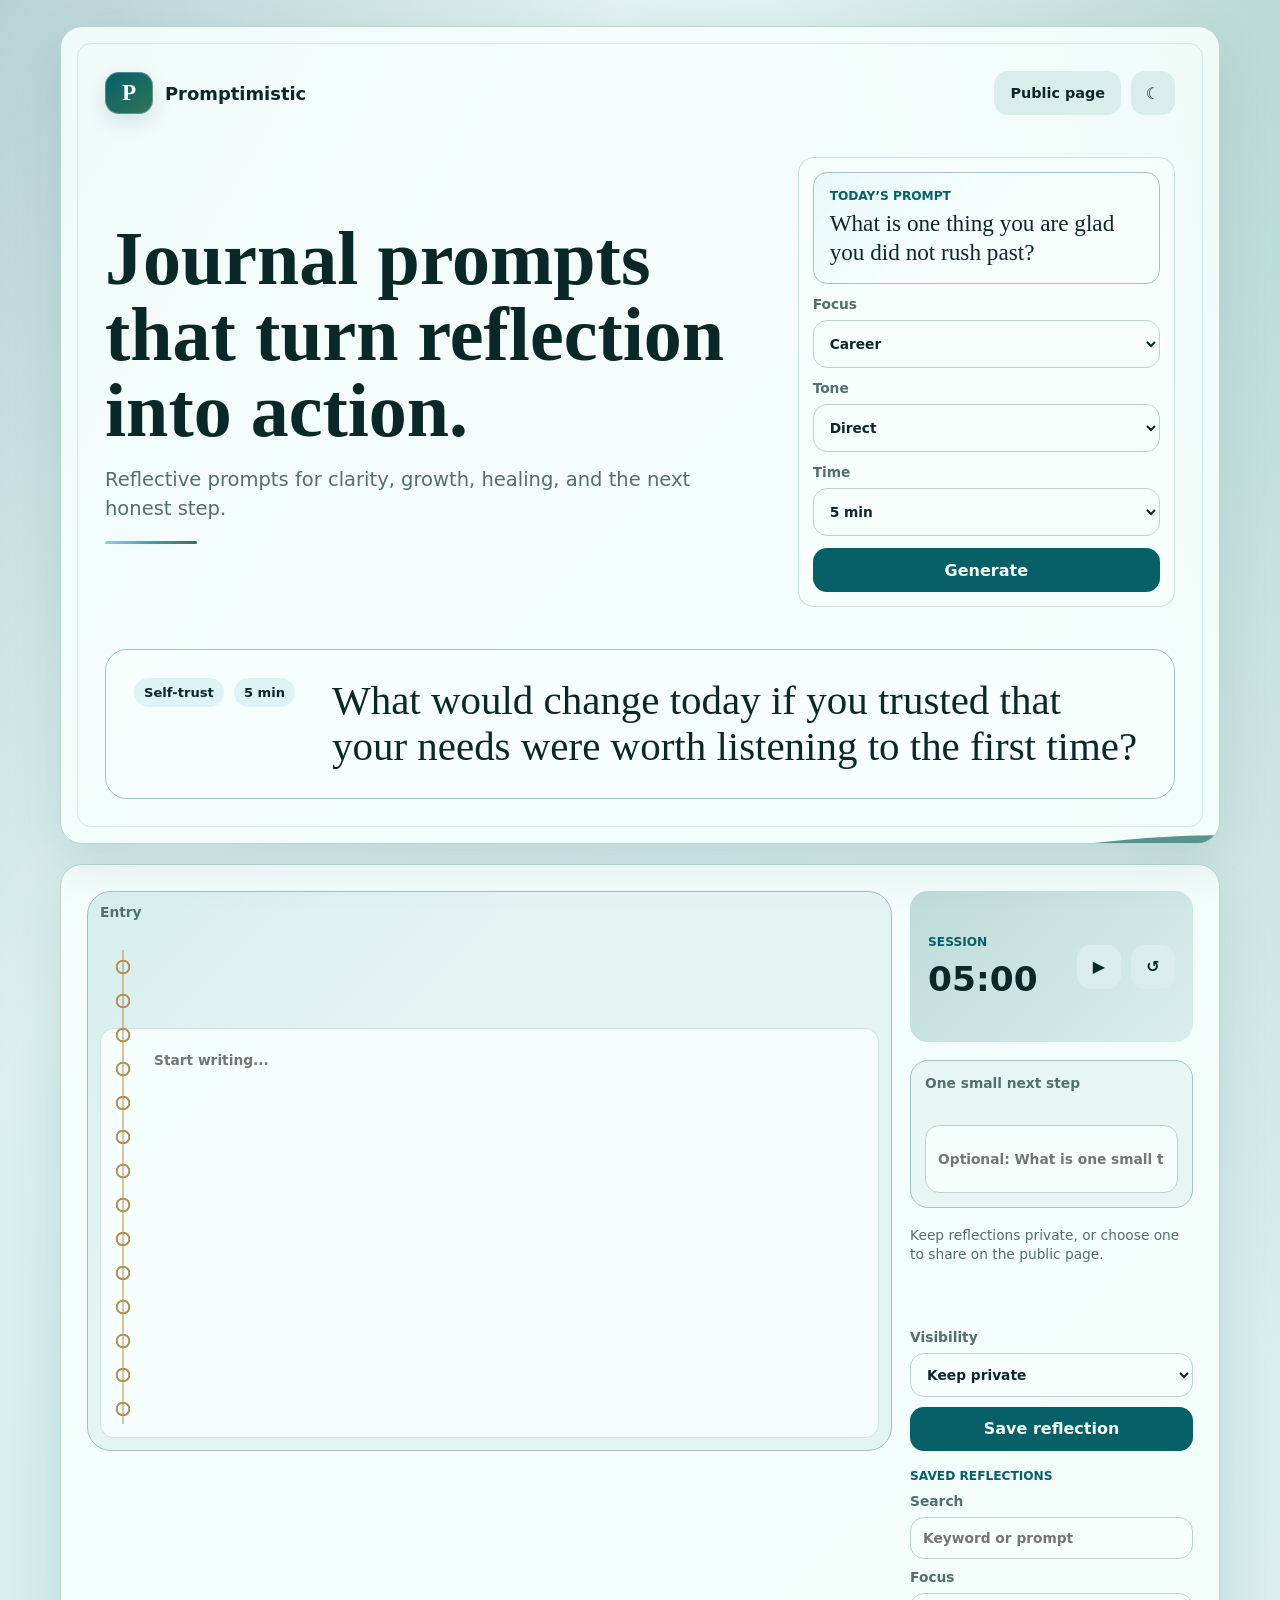
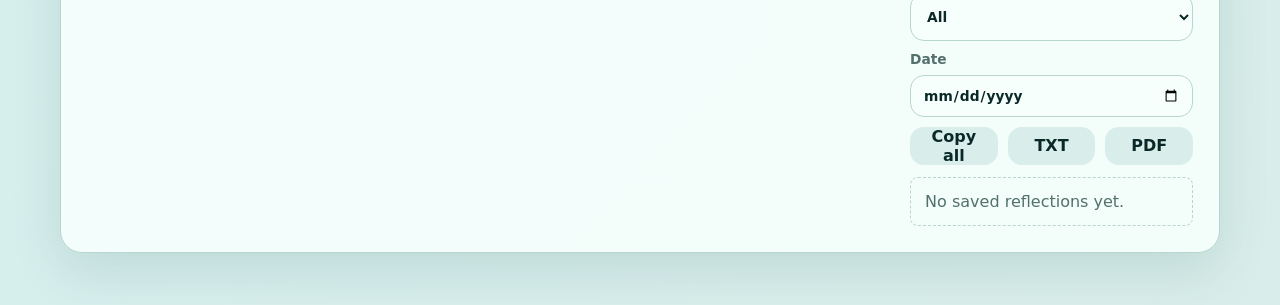
<file: index.html>
<!doctype html>
<html lang="en">
  <head>
    <meta charset="UTF-8" />
    <meta name="viewport" content="width=device-width, initial-scale=1.0" />
    <meta
      http-equiv="Content-Security-Policy"
      content="default-src 'self'; script-src 'self'; style-src 'self'; img-src 'self' data:; object-src 'none'; base-uri 'none'; form-action 'none'"
    />
    <meta name="referrer" content="no-referrer" />
    <title>Promptimistic</title>
    <link rel="stylesheet" href="styles.css" />
  </head>
  <body>
    <main class="app-shell">
      <section class="generator" aria-labelledby="app-title">
        <nav class="brand-row" aria-label="Promptimistic navigation">
          <a class="brand-lockup" href="index.html" aria-label="Promptimistic journal">
            <span class="brand-mark" aria-hidden="true">P</span>
            <span>Promptimistic</span>
          </a>
          <div class="top-actions" aria-label="App shortcuts">
            <a class="secondary-link" href="public.html">Public page</a>
            <button class="icon-button" id="themeToggle" type="button" aria-label="Toggle day and night mode">
              <span aria-hidden="true">☾</span>
            </button>
          </div>
        </nav>

        <div class="brand-copy">
          <h1 id="app-title">Journal prompts that turn reflection into action.</h1>
          <p class="tagline">
            Reflective prompts for clarity, growth, healing, and the next honest step.
          </p>
        </div>

        <form class="controls" id="promptForm">
          <div class="daily-control" aria-labelledby="private-daily-title">
            <div>
              <span id="private-daily-title">Today’s prompt</span>
              <p id="dailyPromptText">What is one small thing from today that you would like to remember?</p>
            </div>
          </div>

          <label>
            <span>Focus</span>
            <select id="focus">
              <option value="career">Career</option>
              <option value="clarity">Clarity</option>
              <option value="discipline">Discipline</option>
              <option value="dreams">Dreams</option>
              <option value="healing">Healing</option>
              <option value="gratitude">Gratitude</option>
              <option value="relationships">Relationships</option>
              <option value="self-trust">Self-trust</option>
              <option value="surprise">Surprise me</option>
            </select>
          </label>

          <label>
            <span>Tone</span>
            <select id="tone">
              <option value="direct">Direct</option>
              <option value="deep">Deep</option>
              <option value="gentle">Gentle</option>
              <option value="hopeful">Hopeful</option>
              <option value="playful">Playful</option>
            </select>
          </label>

          <label>
            <span>Time</span>
            <select id="time">
              <option value="3">3 min</option>
              <option value="5" selected>5 min</option>
              <option value="10">10 min</option>
              <option value="15">15 min</option>
            </select>
          </label>

          <button class="primary-button" type="submit">Generate</button>
        </form>

        <article class="prompt-panel" aria-live="polite">
          <div class="prompt-meta">
            <span id="promptTag">Self-trust</span>
            <span id="timeTag">5 min</span>
          </div>
          <p id="promptText">
            What would change today if you trusted that your needs were worth listening to the first time?
          </p>
        </article>
      </section>

      <section class="workspace" aria-label="Journal workspace">
        <div class="timer-card">
          <div>
            <p class="eyebrow">Session</p>
            <p class="timer" id="timer">05:00</p>
          </div>
          <div class="timer-actions">
            <button class="icon-button" id="startTimer" type="button" aria-label="Start timer">
              <span aria-hidden="true">▶</span>
            </button>
            <button class="icon-button" id="resetTimer" type="button" aria-label="Reset timer">
              <span aria-hidden="true">↺</span>
            </button>
          </div>
        </div>

        <label class="entry-wrap">
          <span>Entry</span>
          <textarea
            id="entry"
            placeholder="Start writing..."
            spellcheck="true"
            autocapitalize="sentences"
            autocomplete="off"
          ></textarea>
        </label>

        <label class="action-step-wrap">
          <span>One small next step</span>
          <input
            id="actionStep"
            type="text"
            placeholder="Optional: What is one small thing you can do next?"
            autocomplete="off"
          />
        </label>

        <div class="entry-actions">
          <p id="entryStatus" aria-live="polite">Keep reflections private, or choose one to share on the public page.</p>
          <div class="entry-buttons">
            <label class="visibility-choice">
              <span>Visibility</span>
              <select id="entryVisibility">
                <option value="private">Keep private</option>
                <option value="public">Share on public page</option>
              </select>
            </label>
            <button class="secondary-button" id="cancelEdit" type="button" hidden>Cancel edit</button>
            <button class="primary-button" id="saveEntry" type="button">Save reflection</button>
          </div>
        </div>

        <div class="saved">
          <div class="section-heading">
            <p class="eyebrow">Saved reflections</p>
          </div>
          <div class="archive-tools" aria-label="Saved reflection tools">
            <label>
              <span>Search</span>
              <input id="entrySearch" type="search" placeholder="Keyword or prompt" />
            </label>
            <label>
              <span>Focus</span>
              <select id="entryFocusFilter">
                <option value="all">All</option>
                <option value="Self-trust">Self-trust</option>
                <option value="Clarity">Clarity</option>
                <option value="Relationships">Relationships</option>
                <option value="Career">Career</option>
                <option value="Healing">Healing</option>
                <option value="Gratitude">Gratitude</option>
                <option value="Discipline">Discipline</option>
                <option value="Dreams">Dreams</option>
              </select>
            </label>
            <label>
              <span>Date</span>
              <input id="entryDateFilter" type="date" />
            </label>
            <div class="export-actions">
              <button class="secondary-button" id="copyAllEntries" type="button">Copy all</button>
              <button class="secondary-button" id="downloadTxt" type="button">TXT</button>
              <button class="secondary-button" id="downloadPdf" type="button">PDF</button>
            </div>
          </div>
          <div class="saved-list" id="entriesList"></div>
        </div>
      </section>
    </main>

    <script src="app.js"></script>
  </body>
</html>
</file>
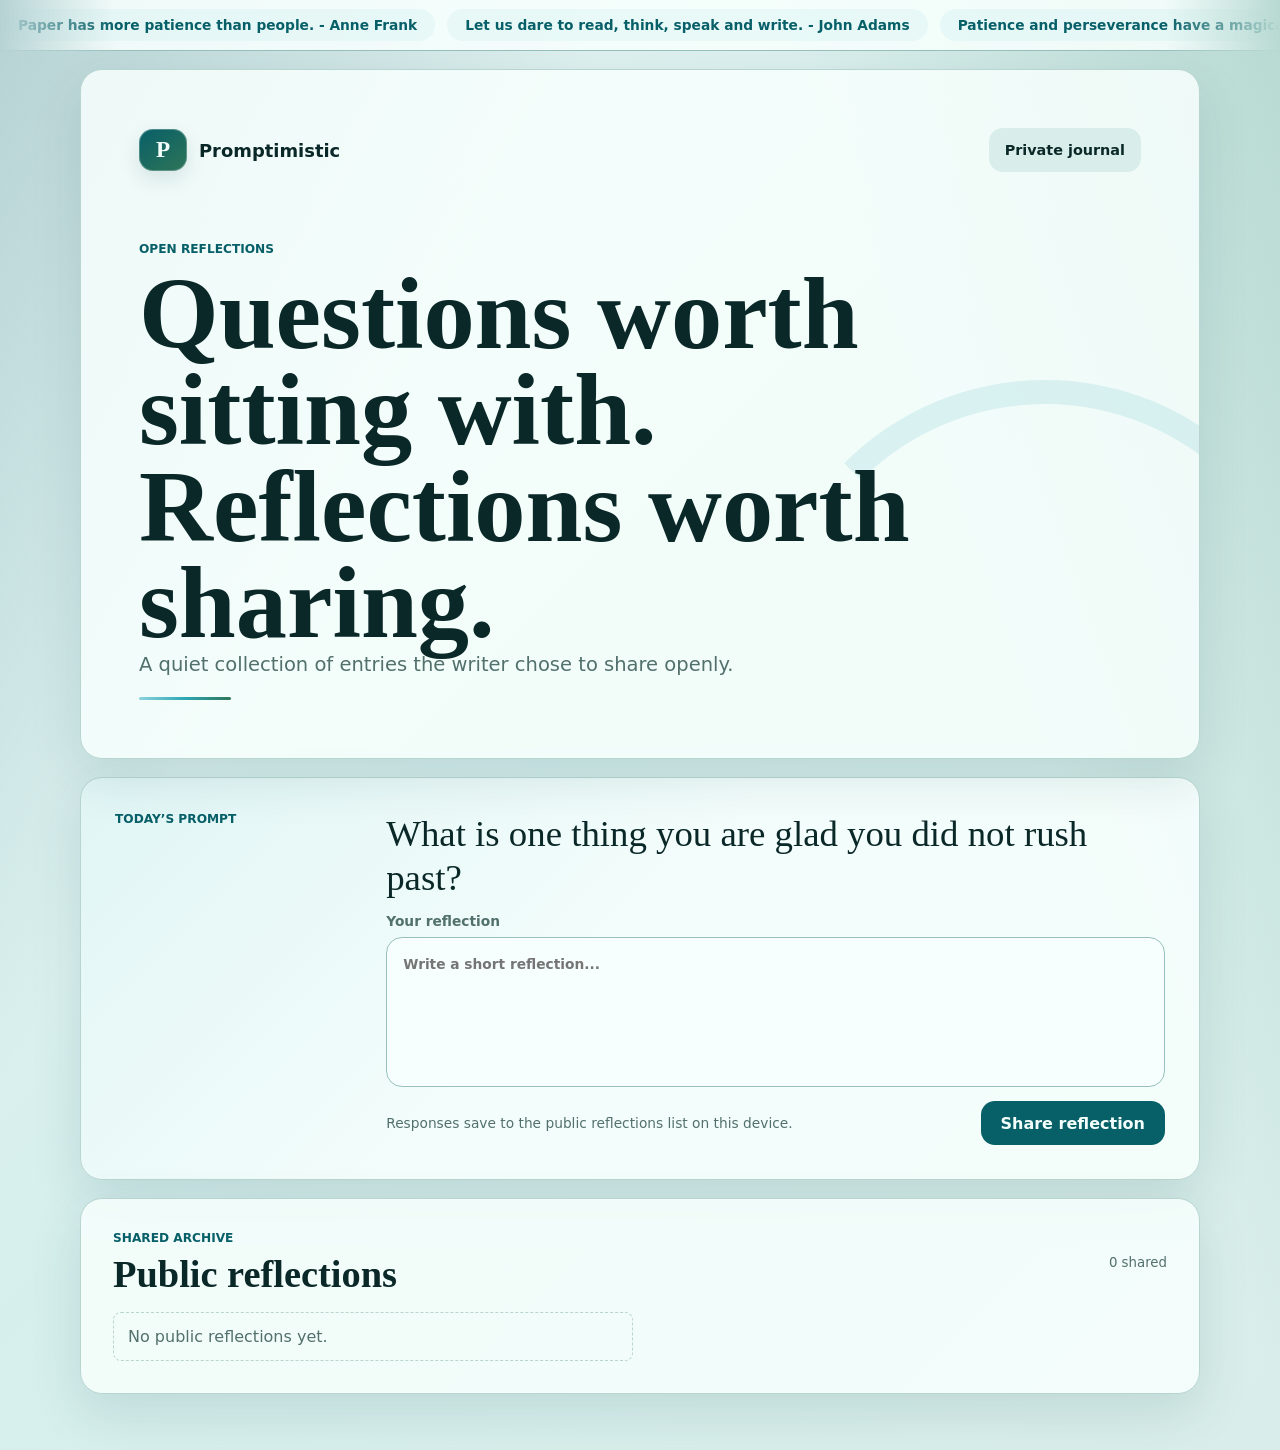
<file: public.html>
<!doctype html>
<html lang="en">
  <head>
    <meta charset="UTF-8" />
    <meta name="viewport" content="width=device-width, initial-scale=1.0" />
    <meta
      http-equiv="Content-Security-Policy"
      content="default-src 'self'; script-src 'self'; style-src 'self'; img-src 'self' data:; object-src 'none'; base-uri 'none'; form-action 'none'"
    />
    <meta name="referrer" content="no-referrer" />
    <title>Promptimistic Public Reflections</title>
    <link rel="stylesheet" href="styles.css" />
  </head>
  <body class="public-page">
    <div class="quote-ribbon" aria-label="Inspirational quotes for writers">
      <div class="quote-track" id="quoteTrack">
        <span>Trust thyself. - Ralph Waldo Emerson</span>
      </div>
    </div>

    <main class="public-shell">
      <section class="public-hero" aria-labelledby="public-title">
        <nav class="public-nav" aria-label="Promptimistic navigation">
          <a class="brand-lockup" href="index.html" aria-label="Promptimistic journal">
            <span class="brand-mark" aria-hidden="true">P</span>
            <span>Promptimistic</span>
          </a>
          <a class="secondary-link" href="index.html">Private journal</a>
        </nav>

        <div class="public-hero-copy">
          <p class="eyebrow">Open reflections</p>
          <h1 id="public-title">Questions worth sitting with. Reflections worth sharing.</h1>
          <p class="tagline">
            A quiet collection of entries the writer chose to share openly.
          </p>
        </div>
      </section>

      <section class="daily-prompt" aria-labelledby="daily-title">
        <div>
          <p class="eyebrow">Today’s prompt</p>
        </div>
        <form class="daily-response" id="dailyResponseForm">
          <p id="dailyPromptText">
            What is one small thing from today that you would like to remember?
          </p>
          <label>
            <span>Your reflection</span>
            <textarea
              id="dailyResponse"
              placeholder="Write a short reflection..."
              spellcheck="true"
              autocapitalize="sentences"
            ></textarea>
          </label>
          <div class="daily-response-actions">
            <p id="dailyResponseStatus" aria-live="polite">
              Responses save to the public reflections list on this device.
            </p>
            <button class="primary-button" type="submit">Share reflection</button>
          </div>
        </form>
      </section>

      <section class="public-reflections" aria-labelledby="shared-title">
        <div class="section-heading">
          <div>
            <p class="eyebrow">Shared archive</p>
            <h2 id="shared-title">Public reflections</h2>
          </div>
          <small id="sharedCount">0 shared</small>
        </div>
        <div class="public-list" id="publicEntries"></div>
      </section>
    </main>

    <dialog class="share-dialog" id="shareDialog">
      <form method="dialog">
        <p class="eyebrow">Save reflection</p>
        <h2>Where should this go?</h2>
        <p>Choose whether this reflection appears on the public page or stays in your private journal.</p>
        <div class="share-dialog-actions">
          <button class="secondary-button" value="private" type="button" id="savePrivate">Private journal</button>
          <button class="primary-button" value="public" type="button" id="savePublic">Public page</button>
        </div>
      </form>
    </dialog>

    <script src="public.js"></script>
  </body>
</html>
</file>
<file: styles.css>
:root {
  color-scheme: light;
  --bg: #e7f3f2;
  --ink: #0b2828;
  --muted: #52706c;
  --line: #b8d5d0;
  --panel: #f7fffd;
  --panel-strong: #d9eeea;
  --accent: #075f68;
  --accent-ink: #f4fffb;
  --tide: #2da7b4;
  --binding: #b99255;
  --leaf: #2f7558;
  --sky: #8bd2dc;
  --shadow: 0 24px 70px rgba(5, 68, 73, 0.18);
}

body.dark {
  color-scheme: dark;
  --bg: #071716;
  --ink: #e9fffb;
  --muted: #a3c7c0;
  --line: #214944;
  --panel: #102421;
  --panel-strong: #163730;
  --accent: #77d6df;
  --accent-ink: #05201f;
  --tide: #52c4d0;
  --binding: #d7b16e;
  --leaf: #75b98e;
  --sky: #87d8e2;
  --shadow: 0 24px 70px rgba(0, 0, 0, 0.34);
}

* {
  box-sizing: border-box;
}

body {
  margin: 0;
  min-height: 100vh;
  background:
    linear-gradient(120deg, rgba(7, 95, 104, 0.22), transparent 34rem),
    linear-gradient(250deg, rgba(47, 117, 88, 0.18), transparent 30rem),
    linear-gradient(135deg, var(--bg), #d6efed 48%, var(--panel-strong));
  color: var(--ink);
  font-family:
    Inter, ui-sans-serif, system-ui, -apple-system, BlinkMacSystemFont, "Segoe UI", sans-serif;
}

button,
select,
input,
textarea {
  font: inherit;
}

button {
  cursor: pointer;
}

.app-shell {
  width: min(1240px, calc(100% - 32px));
  min-height: calc(100vh - 120px);
  margin: 0 auto;
  display: grid;
  grid-template-columns: minmax(0, 1.02fr) minmax(360px, 0.78fr);
  gap: 18px;
  align-items: center;
  padding: 32px 0;
}

.generator,
.workspace {
  background: color-mix(in srgb, var(--panel) 88%, transparent);
  border: 1px solid var(--line);
  border-radius: 18px;
  box-shadow: var(--shadow);
}

.generator {
  min-height: 690px;
  display: flex;
  flex-direction: column;
  justify-content: space-between;
  padding: clamp(24px, 5vw, 56px);
  position: relative;
  overflow: hidden;
  isolation: isolate;
}

.generator::after {
  content: "";
  position: absolute;
  inset: auto -20% -28% 42%;
  height: 430px;
  background:
    linear-gradient(160deg, rgba(7, 95, 104, 0.95), rgba(47, 117, 88, 0.88) 54%, rgba(45, 167, 180, 0.76)),
    url("data:image/svg+xml,%3Csvg width='520' height='360' viewBox='0 0 520 360' xmlns='http://www.w3.org/2000/svg'%3E%3Cg fill='none' stroke='white' stroke-opacity='.28' stroke-width='2'%3E%3Cpath d='M34 242c56-44 112-62 168-54s104-8 144-48 80-56 122-48'/%3E%3Cpath d='M40 284c58-24 112-30 162-18s104 4 162-24 98-30 126-6'/%3E%3Cpath d='M114 40c28 64 34 138 18 222'/%3E%3Cpath d='M214 30c34 84 38 172 12 264'/%3E%3Cpath d='M318 42c22 74 18 148-12 222'/%3E%3C/g%3E%3C/svg%3E");
  border-radius: 42% 58% 30% 70% / 48% 30% 70% 52%;
  transform: rotate(-10deg);
  opacity: 0.92;
  pointer-events: none;
  z-index: 0;
}

.generator::before {
  content: "";
  position: absolute;
  inset: 18px;
  border: 1px solid color-mix(in srgb, var(--accent) 12%, transparent);
  border-radius: 14px;
  pointer-events: none;
  z-index: 0;
}

.brand-row,
.controls,
.prompt-panel {
  position: relative;
  z-index: 1;
}

.brand-row,
.section-heading,
.timer-card {
  display: flex;
  align-items: center;
  justify-content: space-between;
  gap: 16px;
}

.top-actions {
  display: flex;
  align-items: center;
  gap: 10px;
  flex-wrap: nowrap;
}

.secondary-link {
  display: inline-flex;
  min-height: 44px;
  align-items: center;
  justify-content: center;
  padding: 0 16px;
  border-radius: 14px;
  background: var(--panel-strong);
  color: var(--ink);
  font-size: 0.9rem;
  font-weight: 800;
  text-decoration: none;
  transition:
    transform 160ms ease,
    background 160ms ease,
    color 160ms ease;
}

.secondary-link:hover {
  transform: translateY(-1px);
}

.eyebrow {
  margin: 0 0 10px;
  color: var(--accent);
  font-size: 0.76rem;
  font-weight: 800;
  letter-spacing: 0;
  text-transform: uppercase;
}

.brand-copy {
  display: grid;
  gap: 18px;
}

.brand-lockup {
  display: inline-flex;
  align-items: center;
  gap: 12px;
  color: var(--ink);
  font-size: 1.12rem;
  font-weight: 900;
  text-decoration: none;
}

.brand-mark {
  display: inline-grid;
  width: 48px;
  height: 42px;
  place-items: center;
  border-radius: 14px;
  background: linear-gradient(145deg, var(--accent), var(--leaf));
  color: var(--accent-ink);
  box-shadow:
    inset 0 0 0 1px rgba(255, 255, 255, 0.26),
    0 8px 20px rgba(5, 68, 73, 0.12);
  font-family: Georgia, "Times New Roman", serif;
  font-size: 1.45rem;
  font-weight: 900;
  line-height: 1;
  overflow: hidden;
  position: relative;
}

h1 {
  max-width: 760px;
  margin: 0;
  font-family: Georgia, "Times New Roman", serif;
  font-size: clamp(3rem, 7vw, 5.9rem);
  line-height: 0.94;
  letter-spacing: 0;
}

.tagline {
  max-width: 560px;
  margin: 0;
  color: var(--muted);
  font-size: clamp(1.02rem, 2vw, 1.22rem);
  line-height: 1.45;
}

.tagline::after {
  content: "";
  display: block;
  width: 92px;
  height: 3px;
  margin-top: 18px;
  background: linear-gradient(90deg, var(--sky), var(--tide), var(--leaf));
  border-radius: 999px;
}

.controls {
  display: grid;
  grid-template-columns: repeat(3, minmax(0, 1fr));
  gap: 12px;
  margin: 48px 0 28px;
  padding: 12px;
  background: color-mix(in srgb, var(--panel-strong) 64%, transparent);
  border: 1px solid color-mix(in srgb, var(--line) 74%, transparent);
  border-radius: 16px;
}

.daily-control {
  grid-column: 1 / -1;
  padding: 14px 16px;
  border: 1px solid color-mix(in srgb, var(--accent) 14%, var(--line));
  border-radius: 14px;
  background:
    linear-gradient(135deg, color-mix(in srgb, var(--sky) 14%, transparent), transparent 50%),
    color-mix(in srgb, var(--panel) 78%, transparent);
}

.daily-control span {
  display: block;
  margin-bottom: 6px;
  color: var(--accent);
  font-size: 0.76rem;
  font-weight: 800;
  text-transform: uppercase;
}

.daily-control p {
  margin: 0;
  color: var(--ink);
  font-family: Georgia, "Times New Roman", serif;
  font-size: clamp(1.08rem, 2vw, 1.45rem);
  line-height: 1.25;
}

label {
  display: grid;
  gap: 8px;
  color: var(--muted);
  font-size: 0.86rem;
  font-weight: 700;
}

select,
input,
textarea {
  width: 100%;
  border: 1px solid var(--line);
  border-radius: 14px;
  background: var(--panel);
  color: var(--ink);
  outline: none;
}

select {
  min-height: 48px;
  padding: 0 12px;
}

input {
  min-height: 42px;
  padding: 0 12px;
}

textarea:focus,
input:focus,
select:focus {
  border-color: var(--accent);
  box-shadow: 0 0 0 3px color-mix(in srgb, var(--accent) 22%, transparent);
}

.primary-button,
.secondary-button,
.icon-button,
.text-button {
  border: 0;
  border-radius: 14px;
  min-height: 44px;
  transition:
    transform 160ms ease,
    background 160ms ease,
    color 160ms ease;
}

.primary-button {
  align-self: end;
  min-width: 128px;
  padding: 0 20px;
  background: var(--accent);
  color: var(--accent-ink);
  font-weight: 800;
}

.controls .primary-button {
  grid-column: 1 / -1;
}

.secondary-button {
  padding: 0 16px;
  background: var(--panel-strong);
  color: var(--ink);
  font-weight: 800;
}

.text-button {
  min-height: 36px;
  background: transparent;
  color: var(--leaf);
  font-weight: 800;
}

.icon-button {
  width: 44px;
  min-width: 44px;
  background: var(--panel-strong);
  color: var(--ink);
  font-weight: 900;
}

button:hover {
  transform: translateY(-1px);
}

.prompt-panel {
  max-width: 720px;
  padding: clamp(20px, 4vw, 34px);
  background: color-mix(in srgb, var(--panel) 82%, transparent);
  border: 1px solid color-mix(in srgb, var(--accent) 16%, var(--line));
  border-radius: 22px;
  backdrop-filter: blur(10px);
}

.prompt-meta {
  display: flex;
  flex-wrap: wrap;
  gap: 10px;
  align-items: center;
}

.prompt-meta span {
  padding: 7px 10px;
  border-radius: 999px;
  background: color-mix(in srgb, var(--sky) 24%, transparent);
  color: var(--ink);
  font-size: 0.82rem;
  font-weight: 800;
}

#promptText {
  min-height: 136px;
  margin: 20px 0;
  font-family: Georgia, "Times New Roman", serif;
  font-size: clamp(1.65rem, 3.6vw, 2.8rem);
  line-height: 1.12;
}

.workspace {
  min-height: 690px;
  padding: 18px;
  display: grid;
  grid-template-rows: auto minmax(260px, 1fr) auto auto auto;
  gap: 18px;
}

.timer-card {
  min-height: 108px;
  padding: 18px;
  background: linear-gradient(135deg, color-mix(in srgb, var(--accent) 13%, var(--panel-strong)), var(--panel-strong));
  border-radius: 18px;
}

.timer {
  margin: 0;
  font-size: 2.15rem;
  font-weight: 900;
}

.timer-actions {
  display: flex;
  gap: 10px;
}

.entry-wrap {
  min-height: 100%;
  position: relative;
  padding: 12px;
  background:
    linear-gradient(135deg, color-mix(in srgb, var(--sky) 16%, transparent), transparent 34%),
    color-mix(in srgb, var(--panel-strong) 58%, transparent);
  border: 1px solid color-mix(in srgb, var(--accent) 15%, var(--line));
  border-radius: 24px;
}

.entry-wrap::before {
  content: "";
  position: absolute;
  z-index: 2;
  top: 58px;
  bottom: 26px;
  left: 24px;
  width: 22px;
  background:
    radial-gradient(circle at 50% 50%, transparent 0 5px, var(--binding) 5.6px 7px, transparent 7.6px),
    linear-gradient(90deg, transparent 0 10px, color-mix(in srgb, var(--binding) 54%, transparent) 10px 12px, transparent 12px);
  background-size: 22px 34px, 22px 100%;
  background-repeat: repeat-y, no-repeat;
  pointer-events: none;
}

textarea {
  min-height: 310px;
  height: 100%;
  resize: none;
  padding: 22px 22px 22px 54px;
  line-height: 1.55;
  background: color-mix(in srgb, var(--panel) 92%, transparent);
  border: 0;
  box-shadow: inset 0 0 0 1px color-mix(in srgb, var(--line) 62%, transparent);
}

.action-step-wrap {
  padding: 14px;
  border: 1px solid color-mix(in srgb, var(--accent) 14%, var(--line));
  border-radius: 18px;
  background: color-mix(in srgb, var(--panel-strong) 46%, transparent);
}

.action-step-wrap input {
  background: color-mix(in srgb, var(--panel) 94%, transparent);
}

.entry-actions {
  display: flex;
  align-items: center;
  justify-content: space-between;
  gap: 14px;
}

.entry-actions p {
  margin: 0;
  color: var(--muted);
  font-size: 0.86rem;
  line-height: 1.35;
}

.entry-actions .primary-button {
  flex: 0 0 auto;
  align-self: auto;
}

.entry-buttons,
.export-actions,
.entry-card-actions {
  display: flex;
  flex-wrap: wrap;
  gap: 10px;
}

.visibility-choice {
  min-width: 156px;
}

.visibility-choice select {
  min-height: 44px;
  border-radius: 14px;
}

.entry-card-actions button:first-child {
  color: var(--leaf);
}

.entry-card-actions button:nth-child(2) {
  color: var(--accent);
}

.entry-card-actions button:last-child {
  color: color-mix(in srgb, var(--accent) 70%, #8b1e1e);
}

.next-step {
  display: grid;
  grid-template-columns: minmax(0, 1fr) auto;
  gap: 6px 12px;
  align-items: center;
  padding: 10px;
  border: 1px solid color-mix(in srgb, var(--leaf) 24%, var(--line));
  border-radius: 12px;
  background: color-mix(in srgb, var(--leaf) 8%, transparent);
}

.next-step small {
  grid-column: 1 / -1;
}

.next-step p {
  color: var(--ink);
  font-weight: 750;
}

.next-step button {
  min-height: 34px;
  padding: 0 12px;
  border-radius: 999px;
  background: var(--panel);
  color: var(--leaf);
}

.next-step.is-done {
  border-color: color-mix(in srgb, var(--accent) 24%, var(--line));
  background: color-mix(in srgb, var(--sky) 11%, transparent);
}

.next-step.is-done p {
  text-decoration: line-through;
  color: var(--muted);
}

.saved {
  min-height: 160px;
}

.archive-tools {
  display: grid;
  grid-template-columns: minmax(0, 1.2fr) minmax(120px, 0.7fr) minmax(140px, 0.8fr);
  gap: 10px;
  margin-bottom: 12px;
}

.export-actions {
  grid-column: 1 / -1;
}

.export-actions .secondary-button {
  min-height: 38px;
}

.saved-list {
  display: grid;
  gap: 10px;
  max-height: 236px;
  overflow: auto;
}

.saved-item {
  display: grid;
  gap: 6px;
  padding: 12px;
  border: 1px solid var(--line);
  border-radius: 14px;
  background:
    linear-gradient(180deg, color-mix(in srgb, var(--panel) 96%, transparent), color-mix(in srgb, var(--panel-strong) 42%, transparent));
}

.saved-item button {
  border: 0;
  padding: 0;
  background: transparent;
  color: var(--accent);
  font-weight: 800;
}

.saved-item p {
  margin: 0;
  line-height: 1.35;
}

.saved-item small {
  color: var(--muted);
}

.entry-preview {
  display: -webkit-box;
  overflow: hidden;
  -webkit-line-clamp: 3;
  -webkit-box-orient: vertical;
}

.entry-prompt {
  color: var(--ink);
  font-family: Georgia, "Times New Roman", serif;
  font-size: 1.08rem;
  line-height: 1.25;
}

.empty-state {
  margin: 0;
  padding: 14px;
  color: var(--muted);
  border: 1px dashed var(--line);
  border-radius: 8px;
}

.public-page .public-shell {
  width: min(1080px, calc(100% - 32px));
  margin: 0 auto;
  padding: 18px 0 44px;
}

.public-hero,
.daily-prompt,
.public-reflections {
  border: 1px solid var(--line);
  border-radius: 18px;
  background: color-mix(in srgb, var(--panel) 86%, transparent);
  box-shadow: var(--shadow);
}

.public-hero {
  min-height: 420px;
  display: grid;
  align-content: space-between;
  gap: 70px;
  padding: clamp(22px, 5vw, 52px);
  overflow: hidden;
  position: relative;
}

.public-hero::after {
  content: "";
  position: absolute;
  right: -130px;
  bottom: -190px;
  width: 520px;
  height: 520px;
  border: 24px solid color-mix(in srgb, var(--accent) 76%, transparent);
  border-left-color: transparent;
  border-top-color: color-mix(in srgb, var(--tide) 70%, transparent);
  border-radius: 50%;
  opacity: 0.18;
  pointer-events: none;
}

.public-nav {
  display: flex;
  align-items: center;
  justify-content: space-between;
  gap: 16px;
  position: relative;
  z-index: 1;
}

.public-nav .brand-lockup {
  text-decoration: none;
}

.public-hero-copy {
  max-width: 760px;
  position: relative;
  z-index: 1;
}

.quote-ribbon {
  width: 100%;
  margin: 0;
  overflow: hidden;
  border-bottom: 1px solid color-mix(in srgb, var(--accent) 18%, var(--line));
  background: color-mix(in srgb, var(--panel) 88%, transparent);
  mask-image: linear-gradient(90deg, transparent, #000 9%, #000 91%, transparent);
}

.quote-track {
  display: flex;
  width: max-content;
  gap: 12px;
  padding: 9px 0;
  animation: quote-crawl 58s linear infinite;
}

.quote-track span {
  display: inline-flex;
  align-items: center;
  min-height: 32px;
  padding: 0 18px;
  border-radius: 999px;
  background: color-mix(in srgb, var(--sky) 12%, transparent);
  color: var(--accent);
  font-size: 0.86rem;
  font-weight: 800;
  white-space: nowrap;
}

@keyframes quote-crawl {
  from {
    transform: translateX(0);
  }

  to {
    transform: translateX(-50%);
  }
}

.public-reflections {
  margin-top: 18px;
  padding: clamp(18px, 4vw, 32px);
}

.daily-prompt {
  display: grid;
  grid-template-columns: minmax(190px, 0.28fr) minmax(0, 1fr);
  gap: 22px;
  align-items: start;
  margin-top: 18px;
  padding: clamp(18px, 4vw, 30px);
  background:
    linear-gradient(135deg, color-mix(in srgb, var(--sky) 18%, transparent), transparent 46%),
    color-mix(in srgb, var(--panel) 88%, transparent);
}

.daily-prompt h2 {
  margin: 0;
  font-family: Georgia, "Times New Roman", serif;
  font-size: clamp(1.25rem, 2.5vw, 2rem);
  line-height: 1.08;
}

.daily-response {
  display: grid;
  gap: 14px;
}

.daily-response > p {
  margin: 0;
  color: var(--ink);
  font-family: Georgia, "Times New Roman", serif;
  font-size: clamp(1.45rem, 3vw, 2.3rem);
  line-height: 1.18;
}

.daily-response textarea {
  min-height: 150px;
  padding: 16px;
  border: 1px solid color-mix(in srgb, var(--accent) 18%, var(--line));
  border-radius: 16px;
  background: color-mix(in srgb, var(--panel) 94%, transparent);
  box-shadow: none;
}

.daily-response-actions {
  display: flex;
  align-items: center;
  justify-content: space-between;
  gap: 14px;
}

.daily-response-actions p {
  margin: 0;
  color: var(--muted);
  font-size: 0.86rem;
  line-height: 1.35;
}

.public-reflections h2 {
  margin: 0;
  font-family: Georgia, "Times New Roman", serif;
  font-size: clamp(1.6rem, 3vw, 2.5rem);
  line-height: 1;
}

.public-reflections small,
.public-card small {
  color: var(--muted);
}

.public-list {
  display: grid;
  gap: 14px;
  margin-top: 18px;
}

.public-card {
  padding: clamp(18px, 3vw, 28px);
  border: 1px solid var(--line);
  border-radius: 16px;
  background:
    linear-gradient(135deg, color-mix(in srgb, var(--sky) 12%, transparent), transparent 42%),
    color-mix(in srgb, var(--panel) 94%, transparent);
}

.public-card h3 {
  max-width: 780px;
  margin: 0 0 8px;
  font-family: Georgia, "Times New Roman", serif;
  font-size: clamp(1.35rem, 3vw, 2.1rem);
  line-height: 1.16;
}

.public-card p {
  margin: 16px 0 0;
  color: var(--ink);
  line-height: 1.65;
  white-space: pre-wrap;
}

/* Quiet Editorial layout option */
.app-shell {
  width: min(1160px, calc(100% - 32px));
  min-height: auto;
  grid-template-columns: 1fr;
  gap: 20px;
  align-items: stretch;
  padding: 26px 0 52px;
}

.generator,
.workspace,
.public-hero,
.daily-prompt,
.public-reflections {
  border-radius: 22px;
  box-shadow: 0 18px 52px rgba(5, 68, 73, 0.12);
}

.generator {
  min-height: auto;
  display: grid;
  grid-template-columns: minmax(0, 1fr) minmax(320px, 0.58fr);
  gap: clamp(22px, 4vw, 42px);
  align-items: end;
  padding: clamp(22px, 4vw, 44px);
}

.generator::before {
  inset: 16px;
}

.generator::after {
  inset: auto -18% -44% 62%;
  height: 360px;
  opacity: 0.78;
}

.brand-row {
  grid-column: 1 / -1;
}

.brand-copy {
  align-self: center;
}

h1 {
  max-width: 860px;
  font-size: clamp(3.2rem, 8vw, 6.8rem);
}

#app-title {
  font-size: clamp(2.4rem, 6vw, 4.75rem);
  line-height: 1;
}

.tagline {
  max-width: 620px;
}

.controls {
  align-self: stretch;
  grid-template-columns: 1fr;
  margin: 0;
  padding: 14px;
  background: color-mix(in srgb, var(--panel) 76%, transparent);
  backdrop-filter: blur(12px);
}

.daily-control {
  padding: 16px;
}

.controls .primary-button {
  width: 100%;
}

.prompt-panel {
  grid-column: 1 / -1;
  max-width: none;
  display: grid;
  grid-template-columns: minmax(180px, 0.22fr) minmax(0, 1fr);
  gap: 18px;
  align-items: start;
  padding: clamp(18px, 3vw, 28px);
}

.prompt-meta {
  align-content: start;
}

#promptText {
  min-height: auto;
  margin: 0;
  font-size: clamp(1.65rem, 3.2vw, 3rem);
}

.workspace {
  min-height: auto;
  grid-template-columns: minmax(0, 0.74fr) minmax(280px, 0.26fr);
  grid-template-rows: auto auto auto;
  gap: 18px;
  padding: clamp(18px, 3vw, 26px);
}

.timer-card {
  grid-column: 2;
  grid-row: 1;
  min-height: auto;
}

.entry-wrap {
  grid-column: 1;
  grid-row: 1 / span 3;
  min-height: 560px;
}

.action-step-wrap,
.entry-actions,
.saved {
  grid-column: 2;
}

.entry-actions {
  align-items: stretch;
  flex-direction: column;
}

.entry-buttons {
  display: grid;
  grid-template-columns: 1fr;
}

.entry-buttons button,
.visibility-choice {
  width: 100%;
}

.saved-list {
  max-height: 320px;
}

.workspace .archive-tools {
  grid-template-columns: 1fr;
}

.workspace .export-actions {
  display: grid;
  grid-template-columns: repeat(3, minmax(0, 1fr));
}

.workspace .export-actions .secondary-button {
  min-width: 0;
  padding: 0 10px;
}

.workspace .entry-card-actions {
  display: grid;
  grid-template-columns: repeat(3, minmax(0, 1fr));
}

.workspace .entry-card-actions button {
  min-height: 32px;
  overflow-wrap: anywhere;
}

.workspace .saved-item {
  min-width: 0;
}

.workspace .entry-preview,
.workspace .entry-prompt,
.workspace .next-step p {
  overflow-wrap: anywhere;
}

.public-page .public-shell {
  width: min(1120px, calc(100% - 32px));
  padding-bottom: 56px;
}

.public-hero {
  min-height: 520px;
  padding: clamp(24px, 5vw, 58px);
}

.public-hero-copy {
  max-width: 880px;
}

.public-hero-copy h1 {
  max-width: 900px;
}

.daily-prompt {
  grid-template-columns: minmax(220px, 0.32fr) minmax(0, 1fr);
  padding: clamp(22px, 4vw, 34px);
}

.daily-response > p {
  max-width: 820px;
}

.public-list {
  grid-template-columns: repeat(2, minmax(0, 1fr));
  align-items: start;
}

.public-card {
  border-radius: 14px;
}

.public-card-actions {
  display: flex;
  gap: 12px;
  margin-top: 16px;
}

.public-card-actions button {
  border: 0;
  padding: 0;
  background: transparent;
  color: var(--accent);
  font-weight: 800;
}

.public-card-actions button:last-child {
  color: color-mix(in srgb, var(--accent) 70%, #8b1e1e);
}

.share-dialog {
  width: min(420px, calc(100% - 32px));
  border: 1px solid var(--line);
  border-radius: 18px;
  background: var(--panel);
  color: var(--ink);
  box-shadow: var(--shadow);
  padding: 0;
}

.share-dialog::backdrop {
  background: rgba(7, 23, 22, 0.34);
}

.share-dialog form {
  display: grid;
  gap: 14px;
  padding: 24px;
}

.share-dialog h2,
.share-dialog p {
  margin: 0;
}

.share-dialog h2 {
  font-family: Georgia, "Times New Roman", serif;
  font-size: 1.7rem;
  line-height: 1.1;
}

.share-dialog p:not(.eyebrow) {
  color: var(--muted);
  line-height: 1.45;
}

.share-dialog-actions {
  display: grid;
  grid-template-columns: 1fr 1fr;
  gap: 10px;
}

@media (max-width: 920px) {
  .app-shell {
    grid-template-columns: 1fr;
    align-items: stretch;
  }

  .generator,
  .workspace,
  .prompt-panel,
  .daily-prompt {
    grid-template-columns: 1fr;
  }

  .controls {
    grid-template-columns: 1fr 1fr;
    border-radius: 18px;
  }

  .daily-control,
  .controls .primary-button {
    grid-column: 1 / -1;
  }

  .generator,
  .workspace {
    min-height: auto;
  }

  .entry-wrap,
  .timer-card,
  .action-step-wrap,
  .entry-actions,
  .saved {
    grid-column: auto;
    grid-row: auto;
  }

  .entry-wrap {
    min-height: 420px;
  }

  textarea {
    min-height: 340px;
  }

  .public-list {
    grid-template-columns: 1fr;
  }
}

@media (max-width: 680px) {
  .app-shell {
    width: min(100% - 16px, 1180px);
    padding: 10px 0;
  }

  .generator,
  .workspace {
    padding: 14px;
    border-radius: 14px;
  }

  .generator,
  .workspace,
  .public-hero,
  .daily-prompt,
  .public-reflections {
    border-radius: 16px;
  }

  h1 {
    font-size: clamp(2.25rem, 12vw, 3.1rem);
    line-height: 0.98;
  }

  #app-title {
    font-size: clamp(2rem, 10vw, 2.8rem);
  }

  .controls {
    grid-template-columns: 1fr;
    margin-top: 28px;
    padding: 10px;
  }

  .controls .primary-button {
    grid-column: auto;
  }

  .primary-button {
    width: 100%;
  }

  .entry-actions {
    align-items: stretch;
    flex-direction: column;
  }

  textarea {
    min-height: 240px;
    padding-right: 16px;
  }

  .entry-wrap {
    min-height: auto;
  }

  .action-step-wrap {
    padding: 12px;
  }

  .entry-buttons,
  .entry-buttons button,
  .archive-tools,
  .export-actions button,
  .next-step button {
    width: 100%;
  }

  .entry-buttons {
    display: grid;
    grid-template-columns: 1fr;
  }

  .next-step {
    grid-template-columns: 1fr;
  }

  .archive-tools {
    grid-template-columns: 1fr;
  }

  .generator::after {
    inset: auto -42% -18% 24%;
    height: 230px;
  }

  #promptText {
    min-height: 120px;
    font-size: clamp(1.45rem, 8vw, 2rem);
  }

  .brand-row,
  .public-nav {
    align-items: center;
    flex-direction: row;
    gap: 10px;
  }

  .daily-prompt {
    grid-template-columns: 1fr;
  }

  .daily-response-actions {
    align-items: stretch;
    flex-direction: column;
  }

  .share-dialog-actions {
    grid-template-columns: 1fr;
  }

  .quote-ribbon {
    mask-image: none;
  }

  .quote-track {
    animation-duration: 46s;
  }

  .secondary-link {
    padding: 0 12px;
  }

  .top-actions {
    align-items: center;
    flex-direction: row;
  }

  .visibility-choice {
    width: 100%;
  }
}

@media (prefers-reduced-motion: reduce) {
  *,
  *::before,
  *::after {
    animation-duration: 1ms !important;
    animation-iteration-count: 1 !important;
    scroll-behavior: auto !important;
    transition-duration: 1ms !important;
  }

  .quote-track {
    transform: none;
  }
}
</file>
